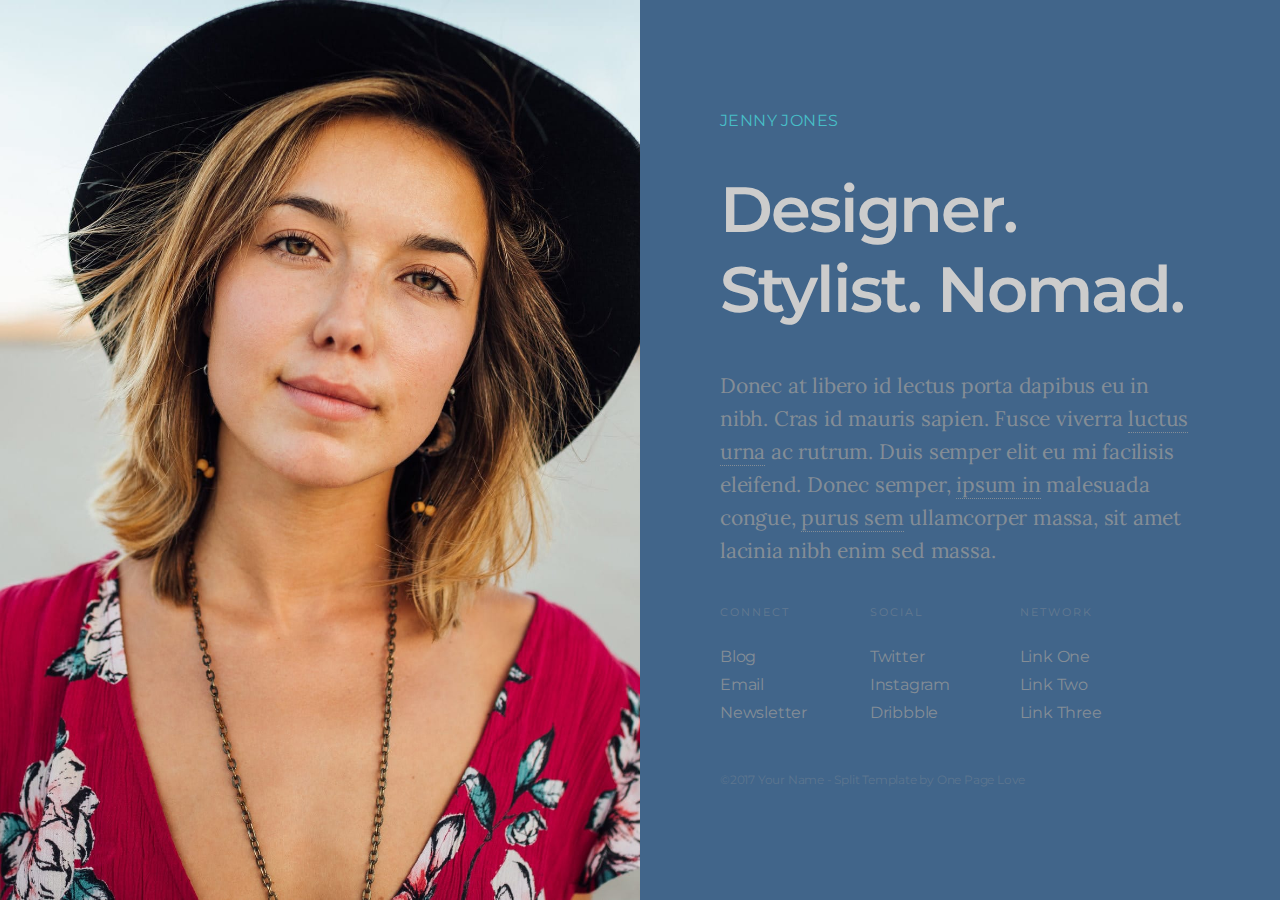
<file: split/index.html>
<!DOCTYPE html>
<html lang="en-US">

<head>

	<meta charset="UTF-8" />
	<meta http-equiv="X-UA-Compatible" content="IE=edge" />
	
	<!-- SEO -->
	<title>Split - HTML Template</title>
	<meta name="description" content="Split is a centrally-divided layout for a professional online presence with a big image or video left with alongside content." />
	<meta name="robots" content="index, follow" />
	<meta name="referrer" content="always" />

	<!-- Styles -->
	<link rel='stylesheet' href='assets/css/split.css' type='text/css' media='screen' />
	<meta name="viewport" content="width=device-width,initial-scale=1" />

</head>

<body id="fullsingle" class="page-template-page-fullsingle-split">

<div class="fs-split">

	<!-- Image Side -->
	<div class="split-image">

	</div>

	<!-- Content Side -->
	<div class="split-content">

		<div class="split-content-vertically-center">
		
			<div class="split-intro">
				
				<h1>Jenny Jones</h1>

				<span class="tagline">Designer. Stylist. Nomad.</span>

			</div>

			<div class="split-bio">
				
				<p>Donec at libero id lectus porta dapibus eu in nibh. Cras id mauris sapien. Fusce viverra <a href="#">luctus urna</a> ac rutrum. Duis semper elit eu mi facilisis eleifend. Donec semper, <a href="#">ipsum in</a> malesuada congue, <a href="#">purus sem</a> ullamcorper massa, sit amet lacinia nibh enim sed massa. </p>

			</div>

			<div class="split-lists">
				
				<div class="split-list">

					<h3>Connect</h3>

					<ul>
						<li><a href="#">Blog</a></li>
						<li><a href="#">Email</a></li>
						<li><a href="#">Newsletter</a></li>
					</ul>

				</div>

				<div class="split-list">

					<h3>Social</h3>

					<ul>
						<li><a href="#">Twitter</a></li>
						<li><a href="#">Instagram</a></li>
						<li><a href="#">Dribbble</a></li>
					</ul>

				</div>

				<div class="split-list">

					<h3>Network</h3>

					<ul>
						<li><a href="#">Link One</a></li>
						<li><a href="#">Link Two</a></li>
						<li><a href="#">Link Three</a></li>
					</ul>

				</div>
				
			</div>

			<div class="split-credit">

				<p>&copy;2017 <a href="#">Your Name</a> - <a href="https://onepagelove.com/split">Split Template</a> by <a href="https://onepagelove.com">One Page Love</a></p>

				<!-- 
				To edit this credit you can remove the CC3.0 license for only $5 here: https://onepagelove.com/split 
				this really helps contribute towards us developing more templates and means the world to me!
				Cheers, Rob (@robhope)
				-->

			</div>		

		</div>

	</div>

</div>

</body>
</html>
</file>
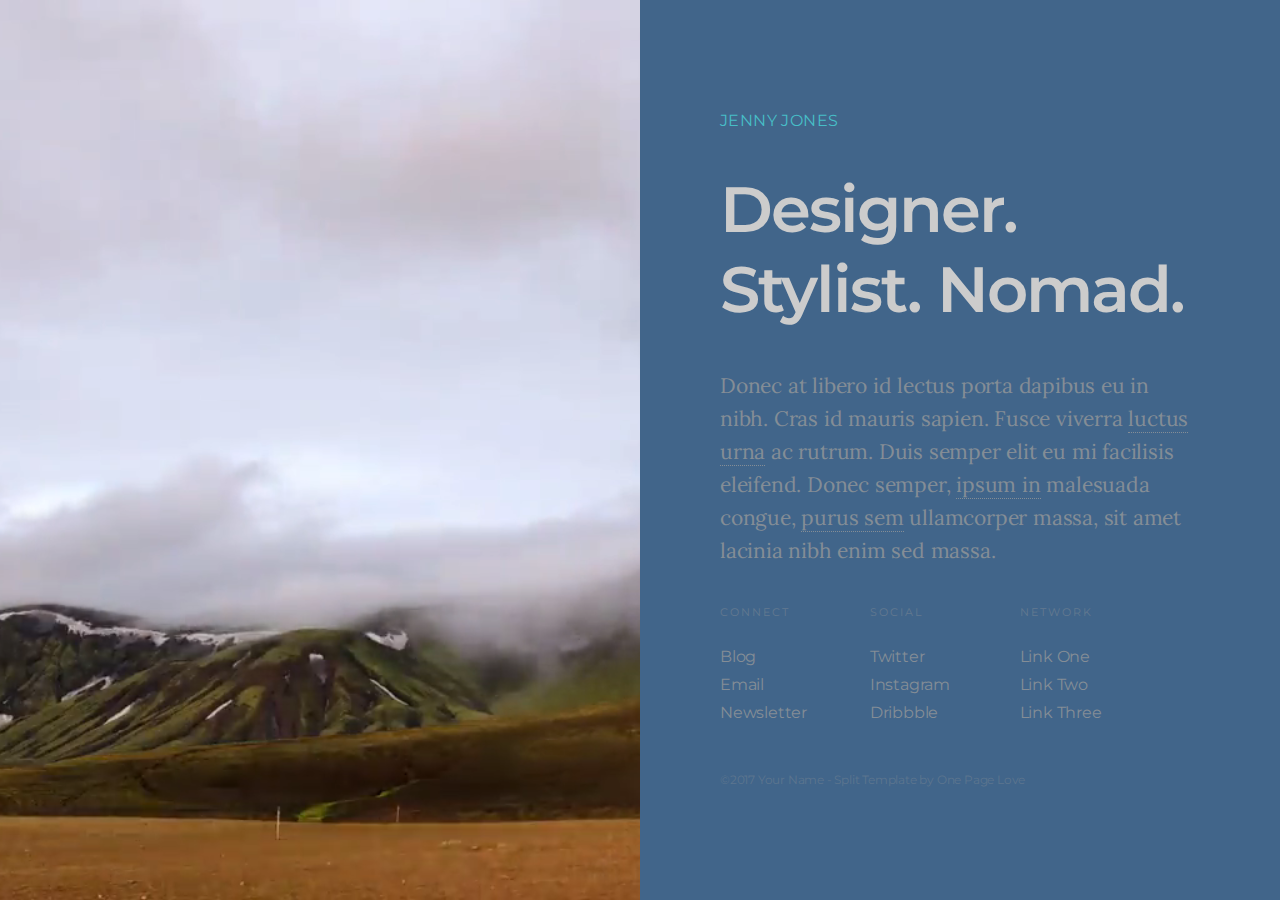
<file: split/index-video-hosted.html>
<!DOCTYPE html>
<html lang="en-US">

<head>

	<meta charset="UTF-8" />
	<meta http-equiv="X-UA-Compatible" content="IE=edge" />
	
	<!-- SEO -->
	<title>Split with Self-Hosted Video - HTML Template</title>
	<meta name="description" content="Split is a centrally-divided layout for a professional online presense with a big image image or video left with alongside content." />
	<meta name="robots" content="index, follow" />
	<meta name="referrer" content="always" />

	<!-- Styles -->
	<link rel='stylesheet' href='assets/css/split.css' type='text/css' media='screen' />
	<meta name="viewport" content="width=device-width,initial-scale=1" />

</head>

<body id="fullsingle" class="page-template-page-fullsingle-split">

<div class="fs-split">

	<!-- Self-Hosted Video Side -->
	<div class="split-image split-video">
		<video class="video" muted autoplay loop src="videos/background.mp4"></video>	
	</div>

	<!-- Content Side -->
	<div class="split-content">

		<div class="split-content-vertically-center">
		
			<div class="split-intro">
				
				<h1>Jenny Jones</h1>

				<span class="tagline">Designer. Stylist. Nomad.</span>

			</div>

			<div class="split-bio">
				
				<p>Donec at libero id lectus porta dapibus eu in nibh. Cras id mauris sapien. Fusce viverra <a href="#">luctus urna</a> ac rutrum. Duis semper elit eu mi facilisis eleifend. Donec semper, <a href="#">ipsum in</a> malesuada congue, <a href="#">purus sem</a> ullamcorper massa, sit amet lacinia nibh enim sed massa. </p>

			</div>

			<div class="split-lists">
				
				<div class="split-list">

					<h3>Connect</h3>

					<ul>
						<li><a href="#">Blog</a></li>
						<li><a href="#">Email</a></li>
						<li><a href="#">Newsletter</a></li>
					</ul>

				</div>

				<div class="split-list">

					<h3>Social</h3>

					<ul>
						<li><a href="#">Twitter</a></li>
						<li><a href="#">Instagram</a></li>
						<li><a href="#">Dribbble</a></li>
					</ul>

				</div>

				<div class="split-list">

					<h3>Network</h3>

					<ul>
						<li><a href="#">Link One</a></li>
						<li><a href="#">Link Two</a></li>
						<li><a href="#">Link Three</a></li>
					</ul>

				</div>
				
			</div>

			<div class="split-credit">

				<p>&copy;2017 <a href="#">Your Name</a> - <a href="https://onepagelove.com/split">Split Template</a> by <a href="https://onepagelove.com">One Page Love</a></p>

				<!-- 
				To edit this credit you can remove the CC3.0 license for only $5 here: https://onepagelove.com/split 
				this really helps contribute towards us developing more templates and means the world to me!
				Cheers, Rob (@robhope)
				-->

			</div>		

		</div>

	</div>

</div>

</body>
</html>
</file>
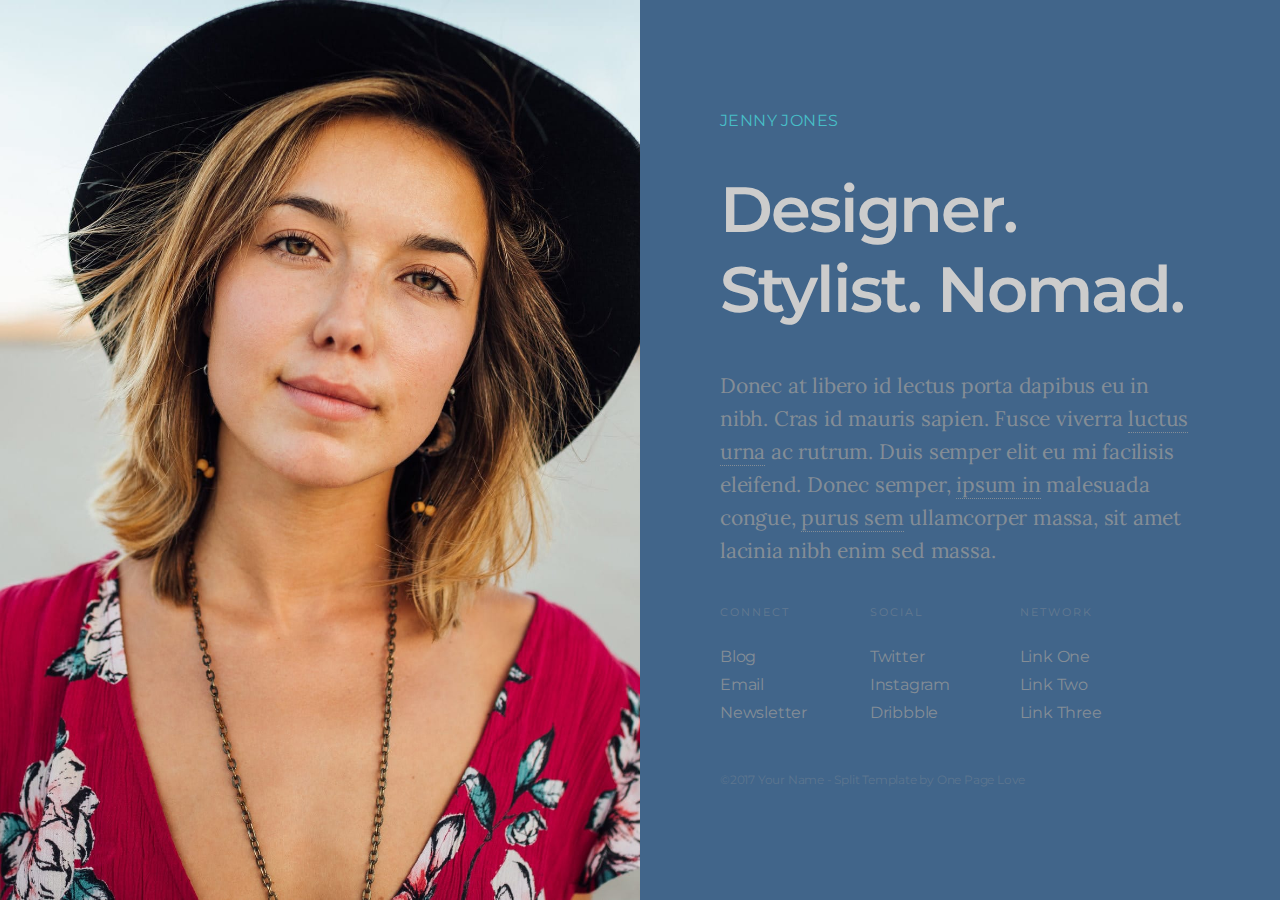
<file: split/index-youtube.html>
<!DOCTYPE html>
<html lang="en-US">

<head>

	<meta charset="UTF-8" />
	<meta http-equiv="X-UA-Compatible" content="IE=edge" />
	
	<!-- SEO -->
	<title>Split with YouTube Video - HTML Template</title>
	<meta name="description" content="Split is a centrally-divided layout for a professional online presense with a big image image or video left with alongside content." />
	<meta name="robots" content="index, follow" />
	<meta name="referrer" content="always" />

	<!-- Styles -->
	<link rel='stylesheet' href='assets/css/split.css' type='text/css' media='screen' />
	<meta name="viewport" content="width=device-width,initial-scale=1" />

</head>

<body id="fullsingle" class="page-template-page-fullsingle-split">

<div class="fs-split">

	<!-- YouTube Video Side -->
	<div class="split-image split-video">
	<div class="video-wrap">
		<div class="video-container">
			<iframe class="video-content" src="https://www.youtube.com/embed/dk9uNWPP7EA?rel=0&amp;controls=0&amp;showinfo=0&amp;autoplay=1&amp;loop=1&amp;mute=1&playlist=dk9uNWPP7EA" frameborder="0" allowfullscreen></iframe>
		</div>
	</div>
	</div>

	<!-- Content Side -->
	<div class="split-content">

		<div class="split-content-vertically-center">
		
			<div class="split-intro">
				
				<h1>Jenny Jones</h1>

				<span class="tagline">Designer. Stylist. Nomad.</span>

			</div>

			<div class="split-bio">
				
				<p>Donec at libero id lectus porta dapibus eu in nibh. Cras id mauris sapien. Fusce viverra <a href="#">luctus urna</a> ac rutrum. Duis semper elit eu mi facilisis eleifend. Donec semper, <a href="#">ipsum in</a> malesuada congue, <a href="#">purus sem</a> ullamcorper massa, sit amet lacinia nibh enim sed massa. </p>

			</div>

			<div class="split-lists">
				
				<div class="split-list">

					<h3>Connect</h3>

					<ul>
						<li><a href="#">Blog</a></li>
						<li><a href="#">Email</a></li>
						<li><a href="#">Newsletter</a></li>
					</ul>

				</div>

				<div class="split-list">

					<h3>Social</h3>

					<ul>
						<li><a href="#">Twitter</a></li>
						<li><a href="#">Instagram</a></li>
						<li><a href="#">Dribbble</a></li>
					</ul>

				</div>

				<div class="split-list">

					<h3>Network</h3>

					<ul>
						<li><a href="#">Link One</a></li>
						<li><a href="#">Link Two</a></li>
						<li><a href="#">Link Three</a></li>
					</ul>

				</div>
				
			</div>

			<div class="split-credit">

				<p>&copy;2017 <a href="#">Your Name</a> - <a href="https://onepagelove.com/split">Split Template</a> by <a href="https://onepagelove.com">One Page Love</a></p>

				<!-- 
				To edit this credit you can remove the CC3.0 license for only $5 here: https://onepagelove.com/split 
				this really helps contribute towards us developing more templates and means the world to me!
				Cheers, Rob (@robhope)
				-->

			</div>		

		</div>

	</div>

</div>

</body>
</html>
</file>
<file: split/assets/css/split.css>
/*
Template Name: Split
Author: One Page Love
Author URI: https://onepagelove.com
Template URI: https://onepagelove.com/split
Description: Split is a centrally-divided layout for a professional online presence with a big image or video left with alongside content.
*/
/* -- CSS Reset -- */
@import url("https://fonts.googleapis.com/css?family=Montserrat:400,600");
@import url("https://fonts.googleapis.com/css?family=Lora");
html, body, div, span, applet, object, iframe,
h1, h2, h3, h4, h5, h6, p, blockquote, pre,
a, abbr, acronym, address, big, cite, code,
del, dfn, em, img, ins, kbd, q, s, samp,
small, strike, strong, sub, sup, tt, var,
b, u, i, center,
dl, dt, dd, ol, ul, li,
fieldset, form, label, legend,
table, caption, tbody, tfoot, thead, tr, th, td,
article, aside, canvas, details, embed,
figure, figcaption, footer, header, hgroup,
menu, nav, output, ruby, section, summary,
time, mark, audio, video {
  margin: 0;
  padding: 0;
  border: 0;
  font-size: 100%;
  font: inherit;
  vertical-align: baseline; }

article, aside, details, figcaption, figure,
footer, header, hgroup, menu, nav, section {
  display: block; }

body {
  line-height: 1; }

ol, ul {
  list-style: none; }

blockquote, q {
  quotes: none; }

blockquote:before, blockquote:after,
q:before, q:after {
  content: '';
  content: none; }

table {
  border-collapse: collapse;
  border-spacing: 0; }

* {
  -webkit-font-smoothing: antialiased;
  -moz-osx-font-smoothing: grayscale;
  text-rendering: optimizeLegibility;
  -moz-font-feature-settings: "liga" on;
  margin: 0; }

img.alignright {
  float: right; }

img.alignleft {
  float: left; }

img.aligncenter {
  clear: both;
  display: block;
  margin-right: auto;
  margin-left: auto; }

body {
  background-color: #FFFFFF;
  border-style: none; }

body,
p,
a,
a:hover {
  color: #000000; }

a,
a:hover {
  text-decoration: none;
  border: none;
  border-style: none;
  box-shadow: none; }

/* -- Content -- */
@-webkit-keyframes fadein {
  from {
    opacity: 0; }
  to {
    opacity: 1; } }
@keyframes fadein {
  from {
    opacity: 0; }
  to {
    opacity: 1; } }

html {
  background-color: #41658A; }

body.page-template-page-fullsingle-split {
  background-color: #41658A;
  font-family: 'Montserrat', sans-serif;
  font-weight: 400;
  font-size: 21px;
  line-height: 33px;
  letter-spacing: -0.2px;
  color: #848d96;
  -webkit-animation: fadein 2s;
          animation: fadein 2s; }
  body.page-template-page-fullsingle-split p {
    color: #848d96; }

.fs-split {
  width: 100vw;
  height: 100vh;
  display: -webkit-box;
  display: -ms-flexbox;
  display: flex; }
  @media (max-width: 800px) {
    .fs-split {
      height: auto;
      -ms-flex-wrap: wrap;
          flex-wrap: wrap; } }
  .fs-split .split-image {
    width: 50%;
    height: 100vh;
    background-image: url("../../images/background.jpg");
    background-position: center center;
    background-size: cover; }
    @media (max-width: 800px) {
      .fs-split .split-image {
        height: 80vh;
        width: 100%; } }
  .fs-split .split-content {
    width: 50%;
    min-height: 100vh;
    display: -webkit-box;
    display: -ms-flexbox;
    display: flex;
    -webkit-box-align: center;
        -ms-flex-align: center;
            align-items: center;
    -webkit-box-pack: center;
        -ms-flex-pack: center;
            justify-content: center;
    overflow: auto; }
    @media (max-width: 800px) {
      .fs-split .split-content {
        width: 100%;
        height: auto; } }
    .fs-split .split-content .split-content-vertically-center {
      padding: 80px;
      max-width: 640px;
      margin-top: auto;
      margin-bottom: auto; }
      @media (max-width: 1200px) {
        .fs-split .split-content .split-content-vertically-center {
          padding: 60px; } }
      @media (max-width: 800px) {
        .fs-split .split-content .split-content-vertically-center {
          padding: 40px; } }

.split-intro {
  font-weight: 600;
  font-size: 64px;
  line-height: 80px;
  letter-spacing: -2px; }
  .split-intro h1 {
    font-weight: 400;
    text-transform: uppercase;
    font-size: 16px;
    line-height: 16px;
    margin-bottom: 40px;
    letter-spacing: 0.4px;
    color: #47bec7; }
  .split-intro .tagline {
    color: #CCCCCC; }

.split-bio {
  padding: 40px 0 40px 0;
  font-family: 'Lora', serif; }
  @media (max-width: 1200px) {
    .split-bio {
      padding: 30px 0; } }
  @media (max-width: 800px) {
    .split-bio {
      padding: 20px 0; } }
  .split-bio p {
    color: #848d96; }
  .split-bio a {
    color: #848d96;
    transition-duration: 0.5s;
    border-bottom: 1px dotted #848d96; }
    .split-bio a:hover {
      color: #CA486d;
      transition-duration: 0.1s;
      border-bottom: 1px dotted #CA486d; }

.split-lists .split-list {
  width: 30%;
  display: inline-block;
  margin-bottom: 40px; }
  @media (max-width: 500px) {
    .split-lists .split-list {
      width: 90%; } }
  .split-lists .split-list h3 {
    font-weight: 400;
    text-transform: uppercase;
    font-size: 11px;
    line-height: 11px;
    margin-bottom: 31px;
    color: #848d96;
    letter-spacing: 2px;
    opacity: 0.5; }
  .split-lists .split-list ul li {
    font-size: 16px;
    line-height: 16px;
    margin-bottom: 12px; }
    .split-lists .split-list ul li a {
      color: #848d96;
      transition-duration: 0.5s; }
      .split-lists .split-list ul li a:hover {
        color: #CA486d;
        transition-duration: 0.1s; }

.split-credit {
  opacity: 0.4; }
  .split-credit p {
    font-size: 12px;
    line-height: 14px; }
    .split-credit p a {
      color: #848d96; }

.split-video {
  overflow: hidden;
  position: relative; }

.video-wrap {
  position: absolute;
  top: 50%;
  left: 50%;
  -webkit-transform: translate(-50%, -50%);
          transform: translate(-50%, -50%); }

.video-container {
  position: relative;
  overflow: hidden;
  height: 56.25vw;
  width: 100vw; }
  @media (max-aspect-ratio: 16 / 9) {
    .video-container {
      height: 100vh;
      width: 177.7777777778vh; } }

.video-container iframe,
.video-container object,
.video-container embed {
  position: absolute;
  top: 0;
  left: 0;
  width: 100%;
  height: 100%; }

video.video {
  -o-object-fit: cover;
     object-fit: cover;
  -o-object-position: 50% 50%;
     object-position: 50% 50%;
  width: 100%;
  height: 100%; }
</file>
